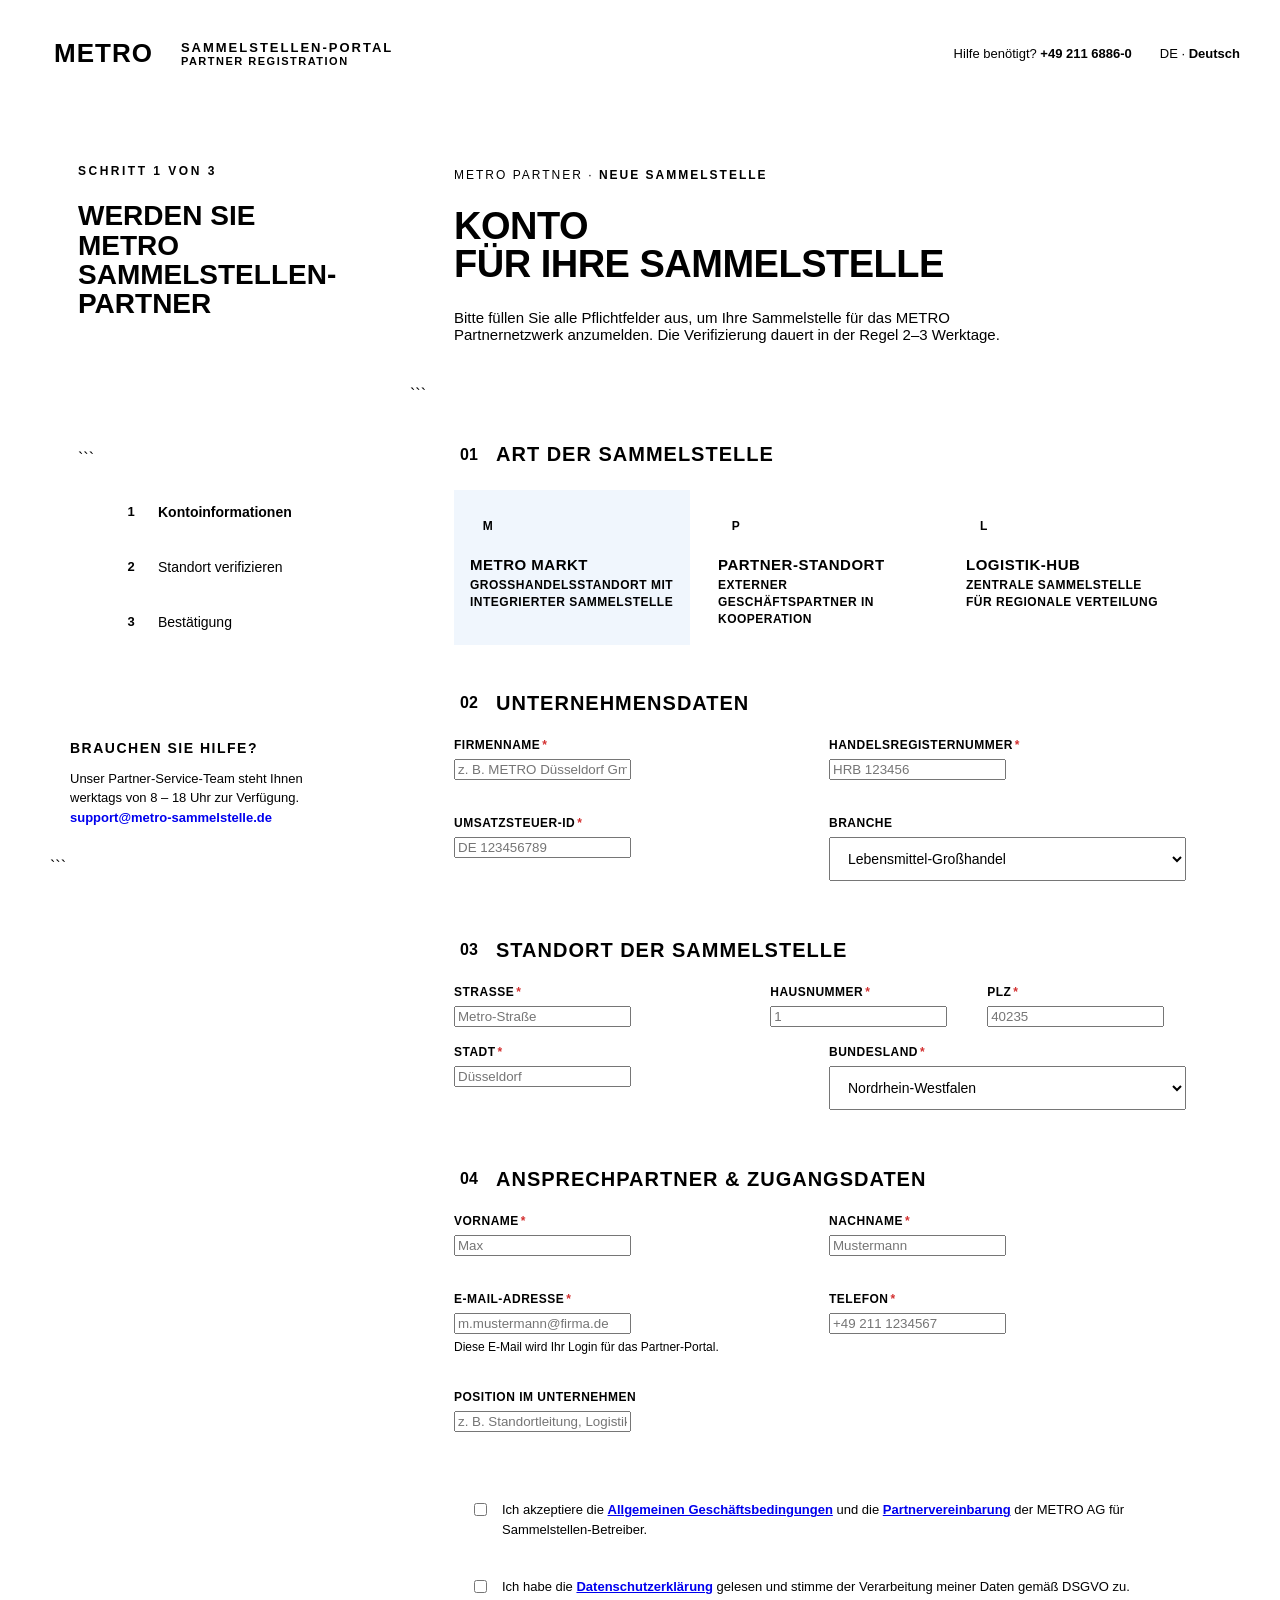
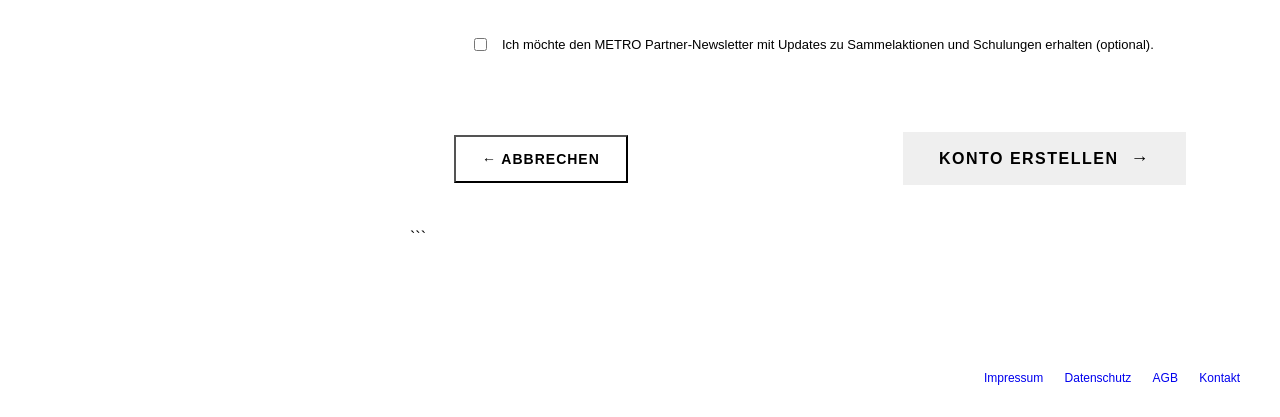
<file: create-account.html>
<!DOCTYPE html>

<html lang="de">
<head>
<meta charset="UTF-8">
<meta name="viewport" content="width=device-width, initial-scale=1.0">
<title>METRO Sammelstelle – Kontoregistrierung</title>
<link rel="preconnect" href="https://fonts.googleapis.com">
<link rel="preconnect" href="https://fonts.gstatic.com" crossorigin>
<link href="https://fonts.googleapis.com/css2?family=Barlow:wght@400;500;600;700;800&family=Barlow+Condensed:wght@600;700;800&display=swap" rel="stylesheet">
<style>
  :root {
    --metro-blue: #003D7A;
    --metro-blue-dark: #002855;
    --metro-blue-light: #0055A4;
    --metro-yellow: #FFCC00;
    --metro-yellow-dark: #E6B800;
    --ink: #1a1a1a;
    --ash: #6b7280;
    --line: #e5e7eb;
    --bg: #f5f6f8;
    --white: #ffffff;
  }

- { box-sizing: border-box; margin: 0; padding: 0; }

html, body {
font-family: ‘Barlow’, sans-serif;
background: var(–bg);
color: var(–ink);
min-height: 100vh;
-webkit-font-smoothing: antialiased;
}

/* Top brand bar */
.topbar {
background: var(–metro-blue);
height: 6px;
width: 100%;
position: relative;
overflow: hidden;
}
.topbar::after {
content: ‘’;
position: absolute;
top: 0; right: 0;
width: 35%;
height: 100%;
background: var(–metro-yellow);
}

/* Header */
.header {
background: var(–white);
border-bottom: 1px solid var(–line);
padding: 18px 32px;
display: flex;
align-items: center;
justify-content: space-between;
}

.logo-block {
display: flex;
align-items: center;
gap: 14px;
}

.logo-mark {
background: var(–metro-yellow);
color: var(–metro-blue);
font-family: ‘Barlow Condensed’, sans-serif;
font-weight: 800;
font-size: 26px;
letter-spacing: 1px;
padding: 8px 14px;
line-height: 1;
}

.logo-text {
font-family: ‘Barlow Condensed’, sans-serif;
font-weight: 700;
font-size: 13px;
letter-spacing: 2px;
color: var(–metro-blue);
text-transform: uppercase;
}
.logo-text span { display: block; color: var(–ash); font-weight: 600; font-size: 11px; letter-spacing: 1.5px; }

.header-meta {
display: flex;
gap: 28px;
align-items: center;
font-size: 13px;
color: var(–ash);
}
.header-meta strong { color: var(–metro-blue); font-weight: 700; }

/* Main layout */
.layout {
max-width: 1180px;
margin: 0 auto;
padding: 40px 32px 60px;
display: grid;
grid-template-columns: 320px 1fr;
gap: 40px;
}

/* Sidebar */
.sidebar {
position: sticky;
top: 32px;
height: fit-content;
}

.sidebar-card {
background: var(–metro-blue);
color: var(–white);
padding: 32px 28px;
position: relative;
overflow: hidden;
}
.sidebar-card::before {
content: ‘’;
position: absolute;
top: 0; left: 0;
width: 6px;
height: 100%;
background: var(–metro-yellow);
}

.sidebar-eyebrow {
font-family: ‘Barlow Condensed’, sans-serif;
font-size: 12px;
letter-spacing: 2.5px;
color: var(–metro-yellow);
font-weight: 700;
text-transform: uppercase;
margin-bottom: 12px;
}

.sidebar-title {
font-family: ‘Barlow Condensed’, sans-serif;
font-size: 28px;
font-weight: 800;
line-height: 1.05;
text-transform: uppercase;
margin-bottom: 16px;
}

.sidebar-text {
font-size: 14px;
line-height: 1.55;
color: rgba(255,255,255,0.85);
margin-bottom: 28px;
}

.steps {
list-style: none;
border-top: 1px solid rgba(255,255,255,0.15);
}
.steps li {
display: flex;
gap: 14px;
padding: 14px 0;
border-bottom: 1px solid rgba(255,255,255,0.15);
font-size: 14px;
align-items: center;
}
.step-num {
width: 26px; height: 26px;
background: rgba(255,255,255,0.1);
color: var(–white);
font-weight: 700;
font-size: 13px;
display: flex; align-items: center; justify-content: center;
flex-shrink: 0;
}
.step-num.active { background: var(–metro-yellow); color: var(–metro-blue); }
.steps li.active { color: var(–white); font-weight: 600; }
.steps li.done .step-num { background: rgba(255,204,0,0.25); color: var(–metro-yellow); }

.help-box {
margin-top: 24px;
padding: 18px 20px;
background: var(–white);
border-left: 4px solid var(–metro-yellow);
}
.help-box-title {
font-family: ‘Barlow Condensed’, sans-serif;
font-size: 14px;
font-weight: 700;
color: var(–metro-blue);
text-transform: uppercase;
letter-spacing: 1.5px;
margin-bottom: 6px;
}
.help-box p { font-size: 13px; color: var(–ash); line-height: 1.5; }
.help-box a { color: var(–metro-blue); font-weight: 600; text-decoration: none; }

/* Main content */
.main {
background: var(–white);
padding: 0;
border: 1px solid var(–line);
}

.main-header {
padding: 36px 44px 28px;
border-bottom: 2px solid var(–metro-blue);
position: relative;
}
.main-header::after {
content: ‘’;
position: absolute;
bottom: -2px; left: 0;
width: 80px;
height: 2px;
background: var(–metro-yellow);
}

.breadcrumb {
font-family: ‘Barlow Condensed’, sans-serif;
font-size: 12px;
letter-spacing: 2px;
color: var(–ash);
text-transform: uppercase;
margin-bottom: 12px;
}
.breadcrumb strong { color: var(–metro-blue); }

h1 {
font-family: ‘Barlow Condensed’, sans-serif;
font-size: 38px;
font-weight: 800;
line-height: 1;
text-transform: uppercase;
color: var(–metro-blue);
letter-spacing: -0.5px;
}
h1 span { color: var(–metro-yellow-dark); }

.subtitle {
margin-top: 10px;
font-size: 15px;
color: var(–ash);
max-width: 560px;
}

/* Form */
form { padding: 36px 44px 44px; }

.section {
margin-bottom: 36px;
}

.section-label {
display: flex;
align-items: center;
gap: 12px;
margin-bottom: 20px;
}
.section-num {
background: var(–metro-blue);
color: var(–metro-yellow);
width: 30px; height: 30px;
display: flex; align-items: center; justify-content: center;
font-family: ‘Barlow Condensed’, sans-serif;
font-weight: 800;
font-size: 16px;
}
.section-title {
font-family: ‘Barlow Condensed’, sans-serif;
font-size: 20px;
font-weight: 700;
text-transform: uppercase;
letter-spacing: 1px;
color: var(–metro-blue);
}
.section-line {
flex: 1;
height: 1px;
background: var(–line);
}

.grid-2 {
display: grid;
grid-template-columns: 1fr 1fr;
gap: 18px;
}
.grid-3 {
display: grid;
grid-template-columns: 1.5fr 1fr 1fr;
gap: 18px;
}

.field { margin-bottom: 18px; }
.field-full { grid-column: 1 / -1; }

label {
display: block;
font-size: 12px;
font-weight: 600;
letter-spacing: 0.5px;
color: var(–ink);
margin-bottom: 7px;
text-transform: uppercase;
}
label .req { color: #d32f2f; margin-left: 2px; }

input[type=“text”], input[type=“email”], input[type=“tel”], select, textarea {
width: 100%;
padding: 12px 14px;
border: 1.5px solid var(–line);
background: var(–white);
font-family: ‘Barlow’, sans-serif;
font-size: 14px;
color: var(–ink);
transition: border-color 0.15s, box-shadow 0.15s;
}
input:focus, select:focus, textarea:focus {
outline: none;
border-color: var(–metro-blue);
box-shadow: 0 0 0 3px rgba(0,61,122,0.1);
}

.hint { font-size: 12px; color: var(–ash); margin-top: 6px; }

/* Collection point type cards */
.type-grid {
display: grid;
grid-template-columns: repeat(3, 1fr);
gap: 12px;
}
.type-card {
border: 1.5px solid var(–line);
padding: 18px 16px;
cursor: pointer;
transition: all 0.15s;
background: var(–white);
position: relative;
}
.type-card:hover { border-color: var(–metro-blue); }
.type-card input { position: absolute; opacity: 0; }
.type-card input:checked + .type-content { color: var(–metro-blue); }
.type-card:has(input:checked) {
border-color: var(–metro-blue);
background: #f0f6fd;
}
.type-card:has(input:checked)::after {
content: ‘✓’;
position: absolute;
top: 10px; right: 12px;
width: 20px; height: 20px;
background: var(–metro-yellow);
color: var(–metro-blue);
display: flex; align-items: center; justify-content: center;
font-weight: 800;
font-size: 13px;
}

.type-icon {
width: 36px; height: 36px;
background: var(–metro-blue);
color: var(–metro-yellow);
display: flex; align-items: center; justify-content: center;
margin-bottom: 12px;
font-family: ‘Barlow Condensed’, sans-serif;
font-weight: 800;
}
.type-card:has(input:checked) .type-icon { background: var(–metro-yellow); color: var(–metro-blue); }

.type-name {
font-family: ‘Barlow Condensed’, sans-serif;
font-weight: 700;
font-size: 15px;
text-transform: uppercase;
letter-spacing: 0.5px;
margin-bottom: 4px;
}
.type-desc { font-size: 12px; color: var(–ash); line-height: 1.4; }

/* Checkbox */
.checkbox-row {
display: flex;
gap: 12px;
align-items: flex-start;
padding: 14px 16px;
background: var(–bg);
border-left: 3px solid var(–metro-yellow);
margin-bottom: 10px;
}
.checkbox-row input { margin-top: 3px; accent-color: var(–metro-blue); }
.checkbox-row label {
font-size: 13px;
text-transform: none;
font-weight: 500;
letter-spacing: 0;
color: var(–ink);
line-height: 1.5;
margin-bottom: 0;
cursor: pointer;
}
.checkbox-row a { color: var(–metro-blue); font-weight: 600; }

/* Submit */
.actions {
margin-top: 32px;
padding-top: 28px;
border-top: 1px solid var(–line);
display: flex;
justify-content: space-between;
align-items: center;
gap: 16px;
}

.btn-primary {
background: var(–metro-yellow);
color: var(–metro-blue);
border: none;
padding: 16px 36px;
font-family: ‘Barlow Condensed’, sans-serif;
font-weight: 800;
font-size: 16px;
letter-spacing: 1.5px;
text-transform: uppercase;
cursor: pointer;
transition: all 0.15s;
display: inline-flex;
align-items: center;
gap: 12px;
}
.btn-primary:hover { background: var(–metro-blue); color: var(–metro-yellow); }
.btn-primary .arrow { font-size: 18px; }

.btn-secondary {
background: transparent;
color: var(–metro-blue);
border: 1.5px solid var(–metro-blue);
padding: 14px 26px;
font-family: ‘Barlow Condensed’, sans-serif;
font-weight: 700;
font-size: 14px;
letter-spacing: 1px;
text-transform: uppercase;
cursor: pointer;
}
.btn-secondary:hover { background: var(–metro-blue); color: var(–white); }

/* Footer */
.footer {
background: var(–metro-blue-dark);
color: rgba(255,255,255,0.7);
padding: 24px 32px;
font-size: 12px;
display: flex;
justify-content: space-between;
align-items: center;
margin-top: 40px;
}
.footer a { color: var(–metro-yellow); text-decoration: none; margin-left: 18px; }

@media (max-width: 880px) {
.layout { grid-template-columns: 1fr; }
.sidebar { position: static; }
.grid-2, .grid-3, .type-grid { grid-template-columns: 1fr; }
form, .main-header { padding: 28px 24px; }
h1 { font-size: 28px; }
}
</style>

</head>
<body>

<div class="topbar"></div>

<header class="header">
  <div class="logo-block">
    <div class="logo-mark">METRO</div>
    <div class="logo-text">
      Sammelstellen-Portal
      <span>Partner Registration</span>
    </div>
  </div>
  <div class="header-meta">
    <span>Hilfe benötigt? <strong>+49 211 6886-0</strong></span>
    <span>DE · <strong>Deutsch</strong></span>
  </div>
</header>

<div class="layout">

  <aside class="sidebar">
    <div class="sidebar-card">
      <div class="sidebar-eyebrow">Schritt 1 von 3</div>
      <h2 class="sidebar-title">Werden Sie<br>METRO Sammelstellen-Partner</h2>
      <p class="sidebar-text">Registrieren Sie Ihre Sammelstelle und werden Sie Teil des deutschlandweiten METRO Netzwerks für nachhaltige Wertstoffrückgabe.</p>

```
  <ul class="steps">
    <li class="active">
      <span class="step-num active">1</span>
      Kontoinformationen
    </li>
    <li>
      <span class="step-num">2</span>
      Standort verifizieren
    </li>
    <li>
      <span class="step-num">3</span>
      Bestätigung
    </li>
  </ul>
</div>

<div class="help-box">
  <div class="help-box-title">Brauchen Sie Hilfe?</div>
  <p>Unser Partner-Service-Team steht Ihnen werktags von 8 – 18 Uhr zur Verfügung.<br><a href="#">support@metro-sammelstelle.de</a></p>
</div>
```

  </aside>

  <main class="main">
    <div class="main-header">
      <div class="breadcrumb">METRO Partner · <strong>Neue Sammelstelle</strong></div>
      <h1>Konto<br>für Ihre <span>Sammelstelle</span></h1>
      <p class="subtitle">Bitte füllen Sie alle Pflichtfelder aus, um Ihre Sammelstelle für das METRO Partnernetzwerk anzumelden. Die Verifizierung dauert in der Regel 2–3 Werktage.</p>
    </div>

```
<form>

  <!-- Section 1 -->
  <div class="section">
    <div class="section-label">
      <div class="section-num">01</div>
      <div class="section-title">Art der Sammelstelle</div>
      <div class="section-line"></div>
    </div>

    <div class="type-grid">
      <label class="type-card">
        <input type="radio" name="type" checked>
        <div class="type-content">
          <div class="type-icon">M</div>
          <div class="type-name">METRO Markt</div>
          <div class="type-desc">Großhandelsstandort mit integrierter Sammelstelle</div>
        </div>
      </label>
      <label class="type-card">
        <input type="radio" name="type">
        <div class="type-content">
          <div class="type-icon">P</div>
          <div class="type-name">Partner-Standort</div>
          <div class="type-desc">Externer Geschäftspartner in Kooperation</div>
        </div>
      </label>
      <label class="type-card">
        <input type="radio" name="type">
        <div class="type-content">
          <div class="type-icon">L</div>
          <div class="type-name">Logistik-Hub</div>
          <div class="type-desc">Zentrale Sammelstelle für regionale Verteilung</div>
        </div>
      </label>
    </div>
  </div>

  <!-- Section 2 -->
  <div class="section">
    <div class="section-label">
      <div class="section-num">02</div>
      <div class="section-title">Unternehmensdaten</div>
      <div class="section-line"></div>
    </div>

    <div class="grid-2">
      <div class="field">
        <label>Firmenname<span class="req">*</span></label>
        <input type="text" placeholder="z. B. METRO Düsseldorf GmbH">
      </div>
      <div class="field">
        <label>Handelsregisternummer<span class="req">*</span></label>
        <input type="text" placeholder="HRB 123456">
      </div>
      <div class="field">
        <label>Umsatzsteuer-ID<span class="req">*</span></label>
        <input type="text" placeholder="DE 123456789">
      </div>
      <div class="field">
        <label>Branche</label>
        <select>
          <option>Lebensmittel-Großhandel</option>
          <option>Gastronomie</option>
          <option>Einzelhandel</option>
          <option>Logistik</option>
          <option>Sonstige</option>
        </select>
      </div>
    </div>
  </div>

  <!-- Section 3 -->
  <div class="section">
    <div class="section-label">
      <div class="section-num">03</div>
      <div class="section-title">Standort der Sammelstelle</div>
      <div class="section-line"></div>
    </div>

    <div class="grid-3">
      <div class="field">
        <label>Straße<span class="req">*</span></label>
        <input type="text" placeholder="Metro-Straße">
      </div>
      <div class="field">
        <label>Hausnummer<span class="req">*</span></label>
        <input type="text" placeholder="1">
      </div>
      <div class="field">
        <label>PLZ<span class="req">*</span></label>
        <input type="text" placeholder="40235">
      </div>
    </div>
    <div class="grid-2">
      <div class="field">
        <label>Stadt<span class="req">*</span></label>
        <input type="text" placeholder="Düsseldorf">
      </div>
      <div class="field">
        <label>Bundesland<span class="req">*</span></label>
        <select>
          <option>Nordrhein-Westfalen</option>
          <option>Bayern</option>
          <option>Baden-Württemberg</option>
          <option>Hessen</option>
          <option>Berlin</option>
        </select>
      </div>
    </div>
  </div>

  <!-- Section 4 -->
  <div class="section">
    <div class="section-label">
      <div class="section-num">04</div>
      <div class="section-title">Ansprechpartner & Zugangsdaten</div>
      <div class="section-line"></div>
    </div>

    <div class="grid-2">
      <div class="field">
        <label>Vorname<span class="req">*</span></label>
        <input type="text" placeholder="Max">
      </div>
      <div class="field">
        <label>Nachname<span class="req">*</span></label>
        <input type="text" placeholder="Mustermann">
      </div>
      <div class="field">
        <label>E-Mail-Adresse<span class="req">*</span></label>
        <input type="email" placeholder="m.mustermann@firma.de">
        <div class="hint">Diese E-Mail wird Ihr Login für das Partner-Portal.</div>
      </div>
      <div class="field">
        <label>Telefon<span class="req">*</span></label>
        <input type="tel" placeholder="+49 211 1234567">
      </div>
      <div class="field field-full">
        <label>Position im Unternehmen</label>
        <input type="text" placeholder="z. B. Standortleitung, Logistikleitung">
      </div>
    </div>
  </div>

  <!-- Consent -->
  <div class="section">
    <div class="checkbox-row">
      <input type="checkbox" id="agb">
      <label for="agb">Ich akzeptiere die <a href="#">Allgemeinen Geschäftsbedingungen</a> und die <a href="#">Partnervereinbarung</a> der METRO AG für Sammelstellen-Betreiber.</label>
    </div>
    <div class="checkbox-row">
      <input type="checkbox" id="privacy">
      <label for="privacy">Ich habe die <a href="#">Datenschutzerklärung</a> gelesen und stimme der Verarbeitung meiner Daten gemäß DSGVO zu.</label>
    </div>
    <div class="checkbox-row">
      <input type="checkbox" id="news">
      <label for="news">Ich möchte den METRO Partner-Newsletter mit Updates zu Sammelaktionen und Schulungen erhalten (optional).</label>
    </div>
  </div>

  <div class="actions">
    <button type="button" class="btn-secondary">← Abbrechen</button>
    <button type="submit" class="btn-primary">Konto erstellen <span class="arrow">→</span></button>
  </div>

</form>
```

  </main>

</div>

<footer class="footer">
  <div>© 2026 METRO AG · Metro-Straße 1 · 40235 Düsseldorf</div>
  <div>
    <a href="#">Impressum</a>
    <a href="#">Datenschutz</a>
    <a href="#">AGB</a>
    <a href="#">Kontakt</a>
  </div>
</footer>

</body>
</html>
</file>
